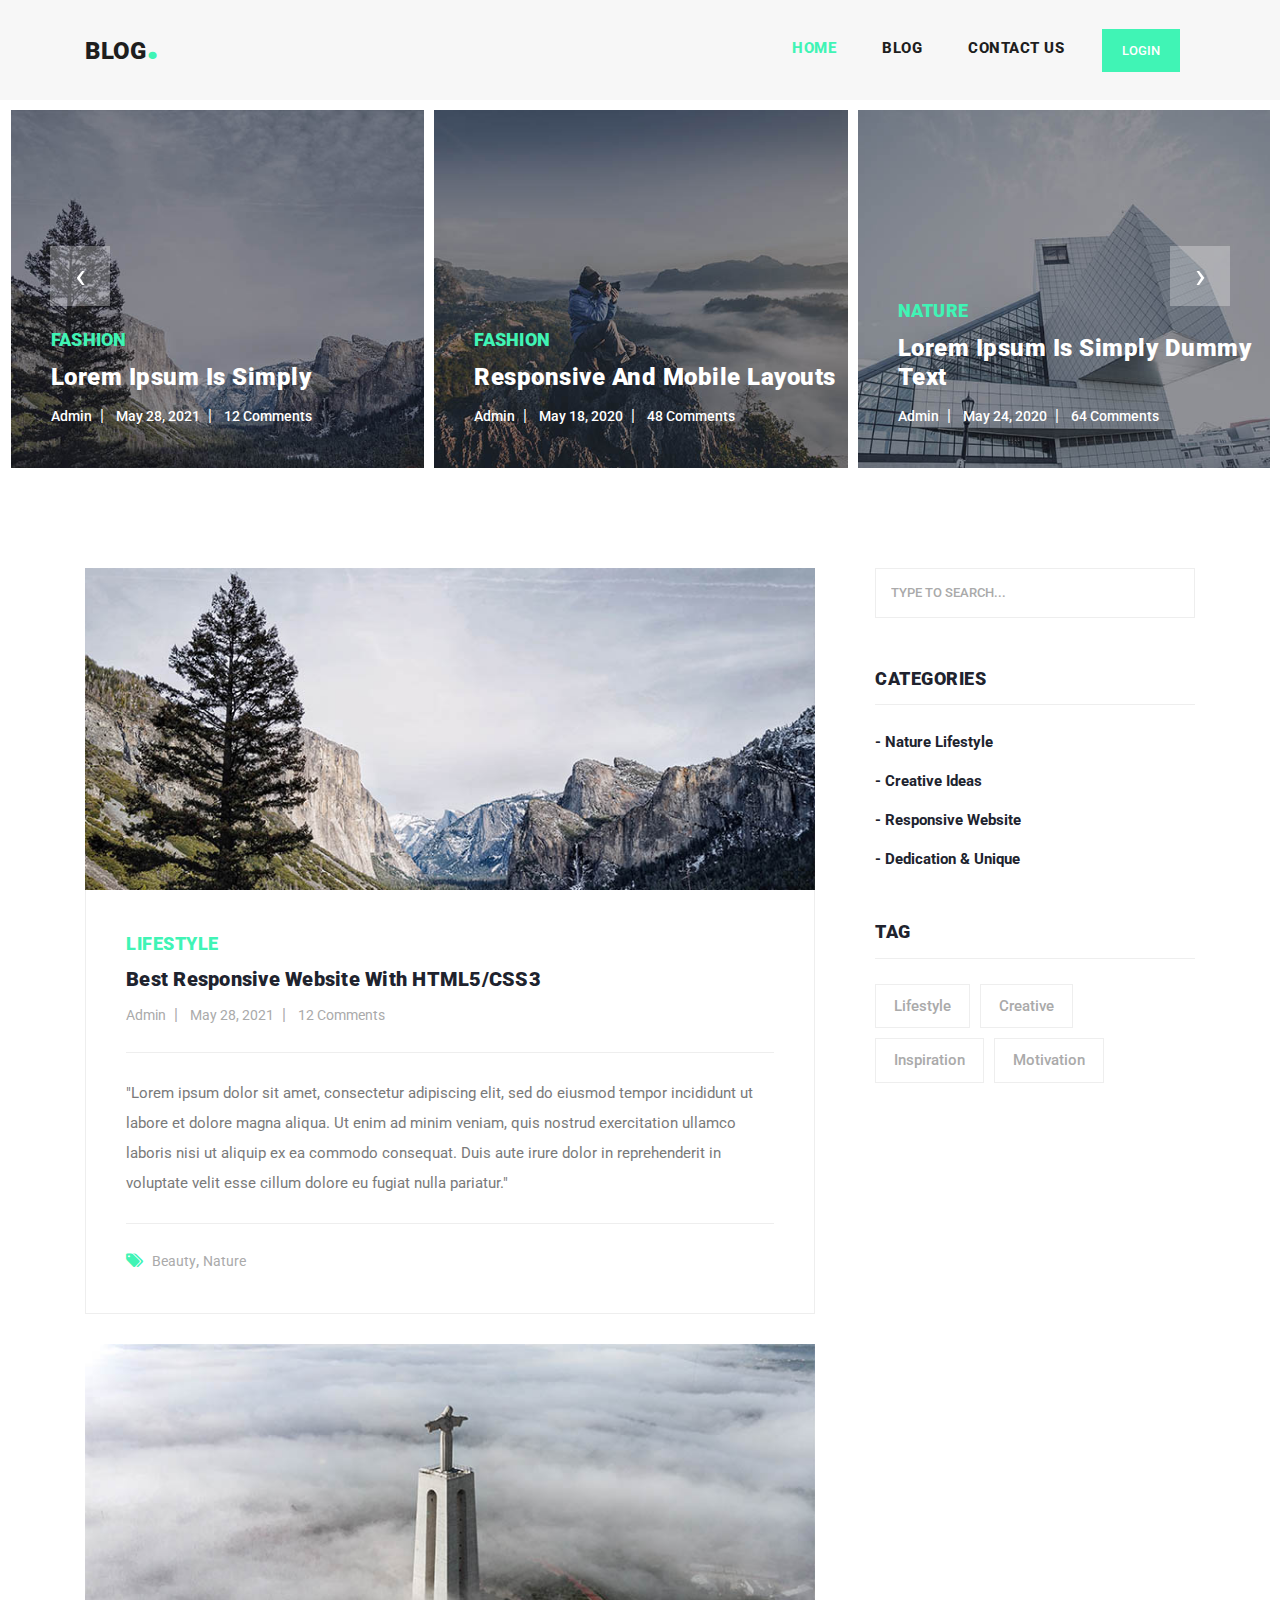
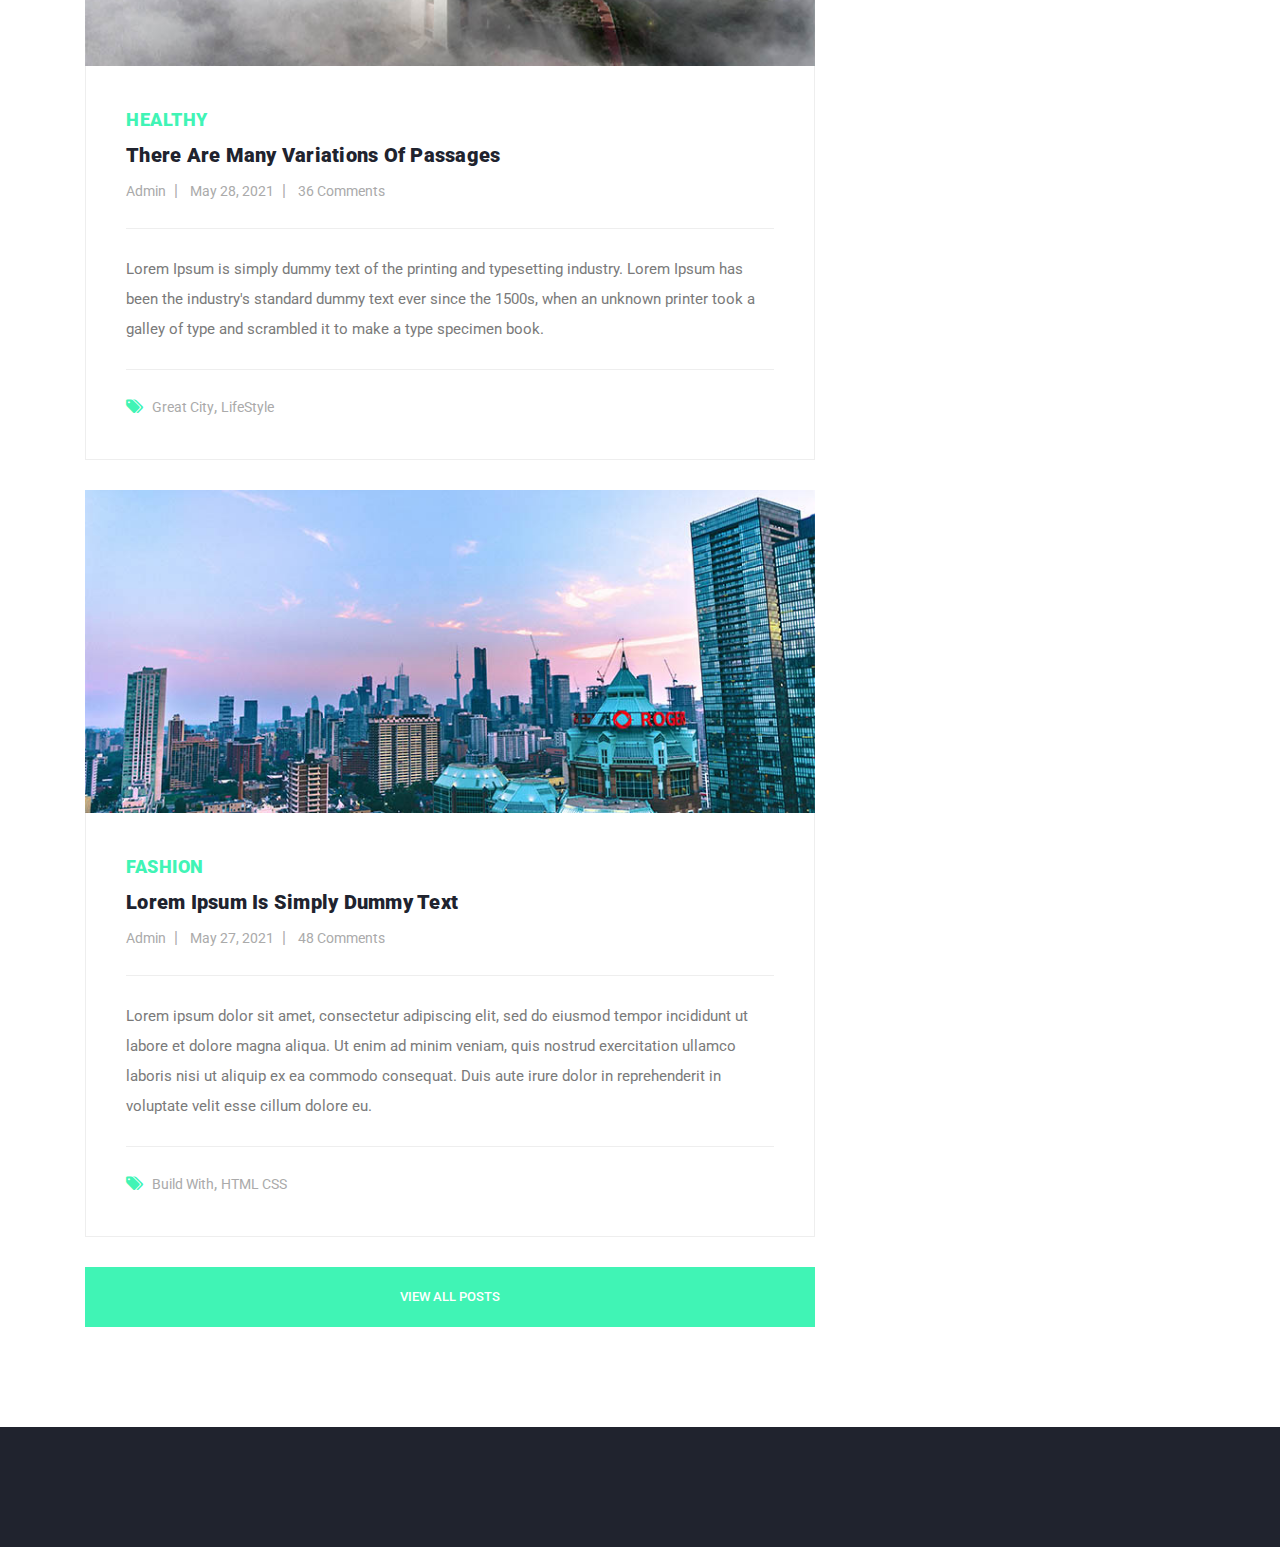
<file: index.html>
<!DOCTYPE html>
<html lang="en">

  <head>

    <meta charset="utf-8">
    <meta name="viewport" content="width=device-width, initial-scale=1, shrink-to-fit=no">
    <meta name="description" content="">
    <meta name="author" content="Blog">
    <link href="https://fonts.googleapis.com/css?family=Roboto:100,100i,300,300i,400,400i,500,500i,700,700i,900,900i&display=swap" rel="stylesheet">

    <title>Blog</title>

    <!-- Bootstrap core CSS -->
    <link href="vendor/bootstrap/css/bootstrap.min.css" rel="stylesheet">


    <!-- Additional CSS Files -->
    <link rel="stylesheet" href="assets/css/fontawesome.css">
    <link rel="stylesheet" href="assets/css/template.css">
    <link rel="stylesheet" href="assets/css/owl.css">

  </head>

  <body>

    <!-- Header -->
    <header class="">
      <nav class="navbar navbar-expand-lg">

        <div class="container">
          <a class="navbar-brand" href="index.html"><h2>Blog<em>.</em></h2></a>
          <button class="navbar-toggler" type="button" data-toggle="collapse" data-target="#navbarResponsive"
                      aria-controls="navbarResponsive" aria-expanded="false" aria-label="Toggle navigation">
            <span class="navbar-toggler-icon"></span>
          </button>
          <div class="collapse navbar-collapse" id="navbarResponsive">
            <ul class="navbar-nav ml-auto">

              <li class="nav-item active">
                <a class="nav-link" href="index.html">Home
                  <span class="sr-only">(current)</span>
                </a>
              </li>
              <li class="nav-item">
                <a class="nav-link" href="blog.html">Blog</a>
              </li>
              <li class="nav-item">
                <a class="nav-link" href="contact.html">Contact Us</a>
              </li>
              <li class="nav-item active">
                <div class="main-button">
                  <a rel="nav-link" href="login.html">Login</a>
                </div>
              </li>
            </ul>
          </div>
        </div><!-- container div-->
      </nav>
    </header>

    <!-- Page Content -->
    <!-- Banner Starts Here -->
    <div class="main-banner header-text">
      <div class="container-fluid">
        <div class="owl-banner owl-carousel">
          <div class="item">
            <img src="assets/images/banner-item-01.jpg" alt="">
            <div class="item-content">
              <div class="main-content">
                <div class="meta-category">
                  <span>Fashion</span>
                </div>
                <a href="post-details.html"><h4>Lorem Ipsum is simply</h4></a>
                <ul class="post-info">
                  <li><a href="#">Admin</a></li>
                  <li><a href="#">May 28, 2021</a></li>
                  <li><a href="#">12 Comments</a></li>
                </ul>
              </div>
            </div>
          </div>

          <div class="item">
            <img src="assets/images/banner-item-04.jpg" alt="">
            <div class="item-content">
              <div class="main-content">
                <div class="meta-category">
                  <span>Fashion</span>
                </div>
                <a href="post-details.html"><h4>Responsive and Mobile Layouts</h4></a>
                <ul class="post-info">
                  <li><a href="#">Admin</a></li>
                  <li><a href="#">May 18, 2020</a></li>
                  <li><a href="#">48 Comments</a></li>
                </ul>
              </div>
            </div>
          </div>
          <div class="item">
            <img src="assets/images/banner-item-05.jpg" alt="">
            <div class="item-content">
              <div class="main-content">
                <div class="meta-category">
                  <span>Nature</span>
                </div>
                <a href="post-details.html"><h4>Lorem Ipsum is simply dummy text</h4></a>
                <ul class="post-info">
                  <li><a href="#">Admin</a></li>
                  <li><a href="#">May 24, 2020</a></li>
                  <li><a href="#">64 Comments</a></li>
                </ul>
              </div>
            </div>
          </div>
          <div class="item">
            <img src="assets/images/banner-item-06.jpg" alt="">
            <div class="item-content">
              <div class="main-content">
                <div class="meta-category">
                  <span>Lifestyle</span>
                </div>
                <a href="post-details.html"><h4>The standard chunk of Lorem</h4></a>
                <ul class="post-info">
                  <li><a href="#">Admin</a></li>
                  <li><a href="#">May 26, 2021</a></li>
                  <li><a href="#">72 Comments</a></li>
                </ul>
              </div>
            </div>
          </div>
        </div>
      </div>
    </div>
    <!-- Banner Ends Here -->

    <section class="blog-posts">
      <div class="container">
        <div class="row">
          <div class="col-lg-8">
            <div class="all-blog-posts">
              <div class="row">
                <div class="col-lg-12">
                  <div class="blog-post">
                    <div class="blog-thumb">
                      <img src="assets/images/blog-post-01.jpg" alt="">
                    </div>
                    <div class="down-content">
                      <span>Lifestyle</span>
                      <a href="post-details.html"><h4>Best Responsive Website With HTML5/CSS3</h4></a>
                      <ul class="post-info">
                        <li><a href="#">Admin</a></li>
                        <li><a href="#">May 28, 2021</a></li>
                        <li><a href="#">12 Comments</a></li>
                      </ul>
                      <p>"Lorem ipsum dolor sit amet, consectetur adipiscing elit, sed do eiusmod
                        tempor incididunt ut labore et dolore magna aliqua. Ut enim ad minim veniam,
                        quis nostrud exercitation ullamco laboris nisi ut aliquip ex ea commodo consequat.
                        Duis aute irure dolor in reprehenderit in voluptate velit esse cillum dolore eu
                        fugiat nulla pariatur."</p>
                      <div class="post-options">
                        <div class="row">
                          <div class="col-6">
                            <ul class="post-tags">
                              <li><i class="fa fa-tags"></i></li>
                              <li><a href="#">Beauty</a>,</li>
                              <li><a href="#">Nature</a></li>
                            </ul>
                          </div>
                        </div>
                      </div>
                    </div>
                  </div>
                </div>
                <div class="col-lg-12">
                  <div class="blog-post">
                    <div class="blog-thumb">
                      <img src="assets/images/blog-post-02.jpg" alt="">
                    </div>
                    <div class="down-content">
                      <span>Healthy</span>
                      <a href="post-details.html"><h4>There are many variations of passages</h4></a>
                      <ul class="post-info">
                        <li><a href="#">Admin</a></li>
                        <li><a href="#">May 28, 2021</a></li>
                        <li><a href="#">36 Comments</a></li>
                      </ul>
                      <p>Lorem Ipsum is simply dummy text of the printing and typesetting industry.
                         Lorem Ipsum has been the industry's standard dummy text ever since the 1500s,
                          when an unknown printer took a galley of type and scrambled it to make a type
                           specimen book.</p>
                      <div class="post-options">
                        <div class="row">
                          <div class="col-6">
                            <ul class="post-tags">
                              <li><i class="fa fa-tags"></i></li>
                              <li><a href="#">Great City</a>,</li>
                              <li><a href="#">LifeStyle</a></li>
                            </ul>
                          </div>
                        </div>
                      </div>
                    </div>
                  </div>
                </div>
                <div class="col-lg-12">
                  <div class="blog-post">
                    <div class="blog-thumb">
                      <img src="assets/images/blog-post-03.jpg" alt="">
                    </div>
                    <div class="down-content">
                      <span>Fashion</span>
                      <a href="post-details.html"><h4>Lorem Ipsum is simply dummy text</h4></a>
                      <ul class="post-info">
                        <li><a href="#">Admin</a></li>
                        <li><a href="#">May 27, 2021</a></li>
                        <li><a href="#">48 Comments</a></li>
                      </ul>
                      <p>Lorem ipsum dolor sit amet, consectetur adipiscing elit, sed do eiusmod tempor
                        incididunt ut labore et dolore magna aliqua. Ut enim ad minim veniam, quis nostrud
                         exercitation ullamco laboris nisi ut aliquip ex ea commodo consequat. Duis aute
                         irure dolor in reprehenderit in voluptate velit esse cillum dolore eu.</p>
                      <div class="post-options">
                        <div class="row">
                          <div class="col-6">
                            <ul class="post-tags">
                              <li><i class="fa fa-tags"></i></li>
                              <li><a href="#">Build With</a>,</li>
                              <li><a href="#">HTML CSS</a></li>
                            </ul>
                          </div>
                        </div>
                      </div>
                    </div>
                  </div>
                </div>
                <div class="col-lg-12">
                  <div class="main-button">
                    <a href="blog.html">View All Posts</a>
                  </div>
                </div>

              </div>
            </div>
          </div>
          <div class="col-lg-4">
            <div class="sidebar">
              <div class="row">
                <div class="col-lg-12">
                  <div class="sidebar-item search">
                    <form id="search_form" name="gs" method="GET" action="#">
                      <input type="text" name="q" class="searchText" placeholder="type to search..."
                              autocomplete="on">
                    </form>
                  </div>
                </div>

                <div class="col-lg-12">
                  <div class="sidebar-item categories">
                    <div class="sidebar-heading">
                      <h2>Categories</h2>
                    </div>
                    <div class="content">
                      <ul>
                        <li><a href="#">- Nature Lifestyle</a></li>
                        <li><a href="#">- Creative Ideas</a></li>
                        <li><a href="#">- Responsive Website</a></li>
                        <li><a href="#">- Dedication &amp; Unique</a></li>
                      </ul>
                    </div>
                  </div>
                </div>
                <div class="col-lg-12">
                  <div class="sidebar-item tags">
                    <div class="sidebar-heading">
                      <h2>Tag</h2>
                    </div>
                    <div class="content">
                      <ul>
                        <li><a href="#">Lifestyle</a></li>
                        <li><a href="#">Creative</a></li>
                        <li><a href="#">Inspiration</a></li>
                        <li><a href="#">Motivation</a></li>
                      </ul>
                    </div>
                  </div>
                </div>
              </div>
            </div>
          </div>
        </div>
      </div>
    </section>


    <footer>
      <div class="container">
      </div>
    </footer>

    <!-- Bootstrap core JavaScript -->
    <script src="vendor/jquery/jquery.min.js"></script>
    <script src="vendor/bootstrap/js/bootstrap.bundle.min.js"></script>

    <!-- Additional Scripts -->
    <script src="assets/js/custom.js"></script>
    <script src="assets/js/owl.js"></script>
    <script src="assets/js/slick.js"></script>
    <script src="assets/js/isotope.js"></script>
    <script src="assets/js/accordions.js"></script>

    <script language = "text/Javascript">
      cleared[0] = cleared[1] = cleared[2] = 0; //set a cleared flag for each field
      function clearField(t){                   //declaring the array outside of the
      if(! cleared[t.id]){                      // function makes it static and global
          cleared[t.id] = 1;  // you could use true and false, but that's more typing
          t.value='';         // with more chance of typos
          t.style.color='#fff';
          }
      }
    </script>

  </body>
</html>
</file>
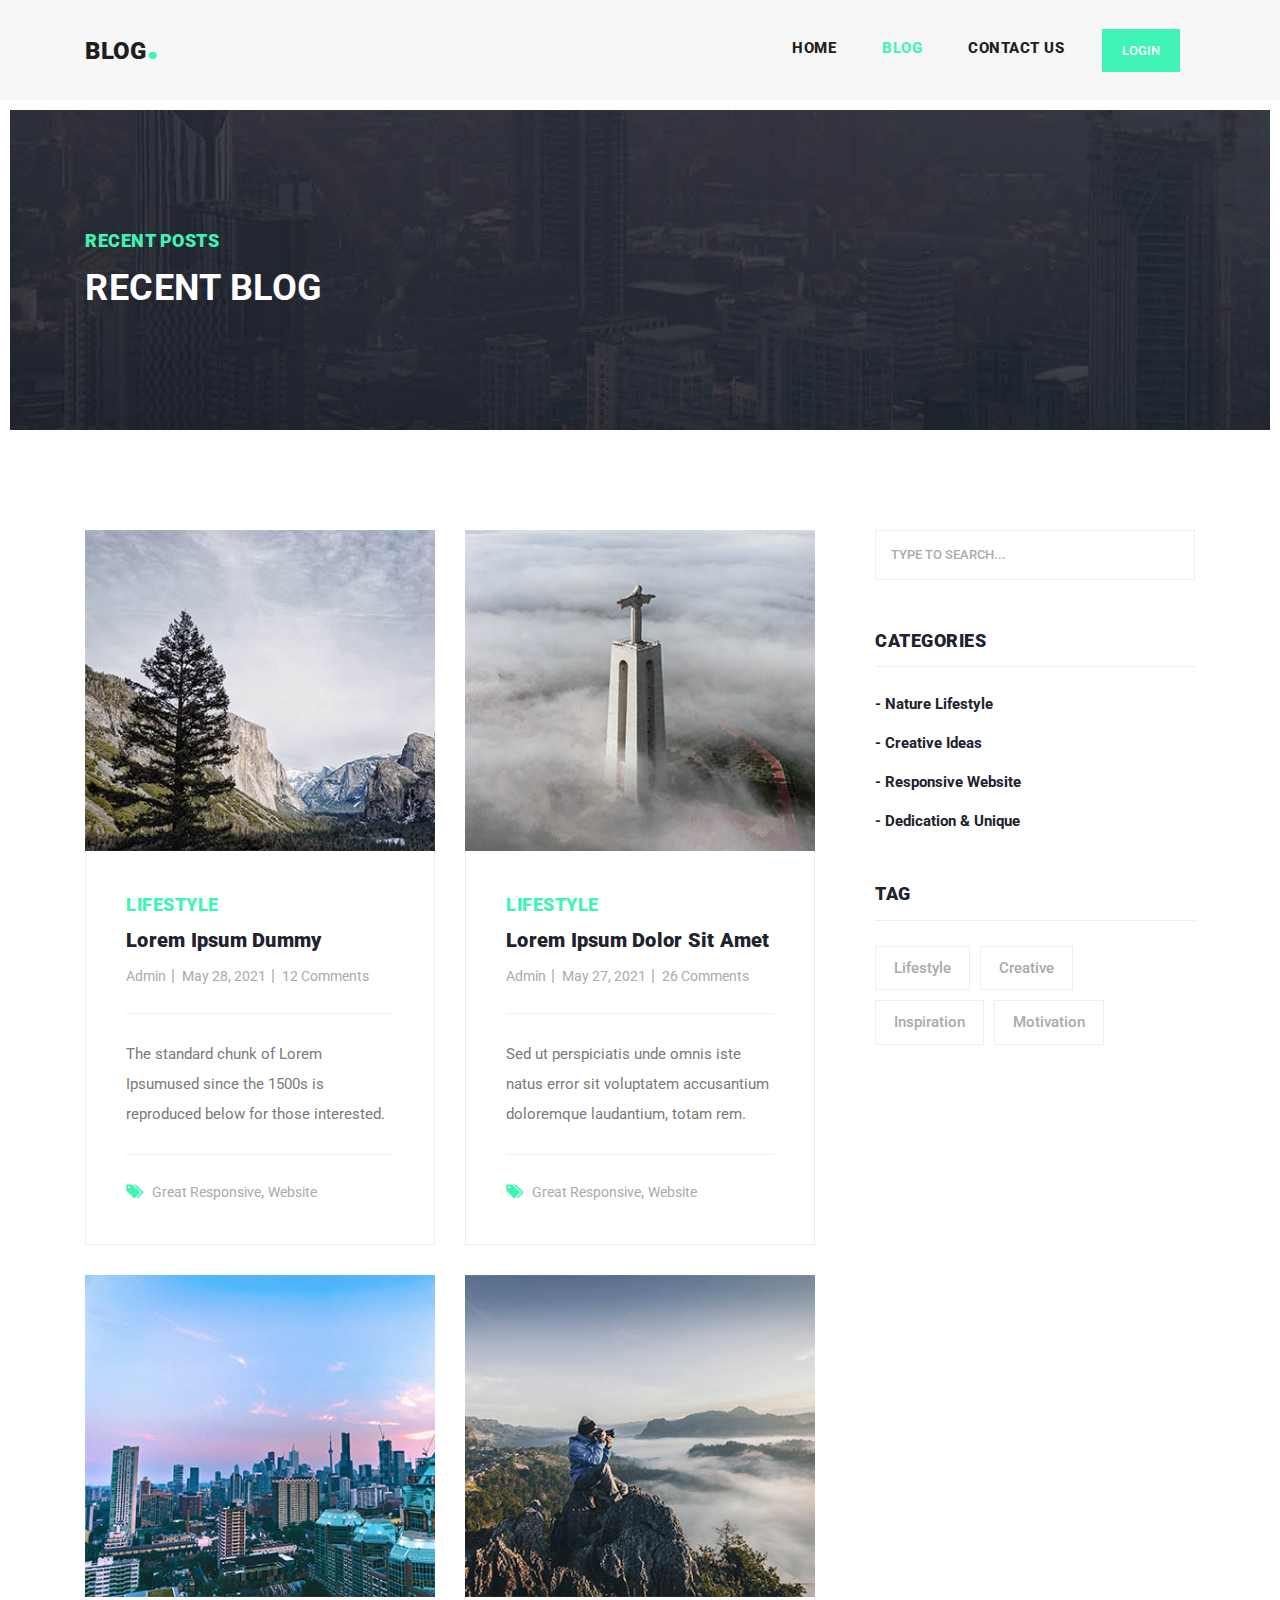
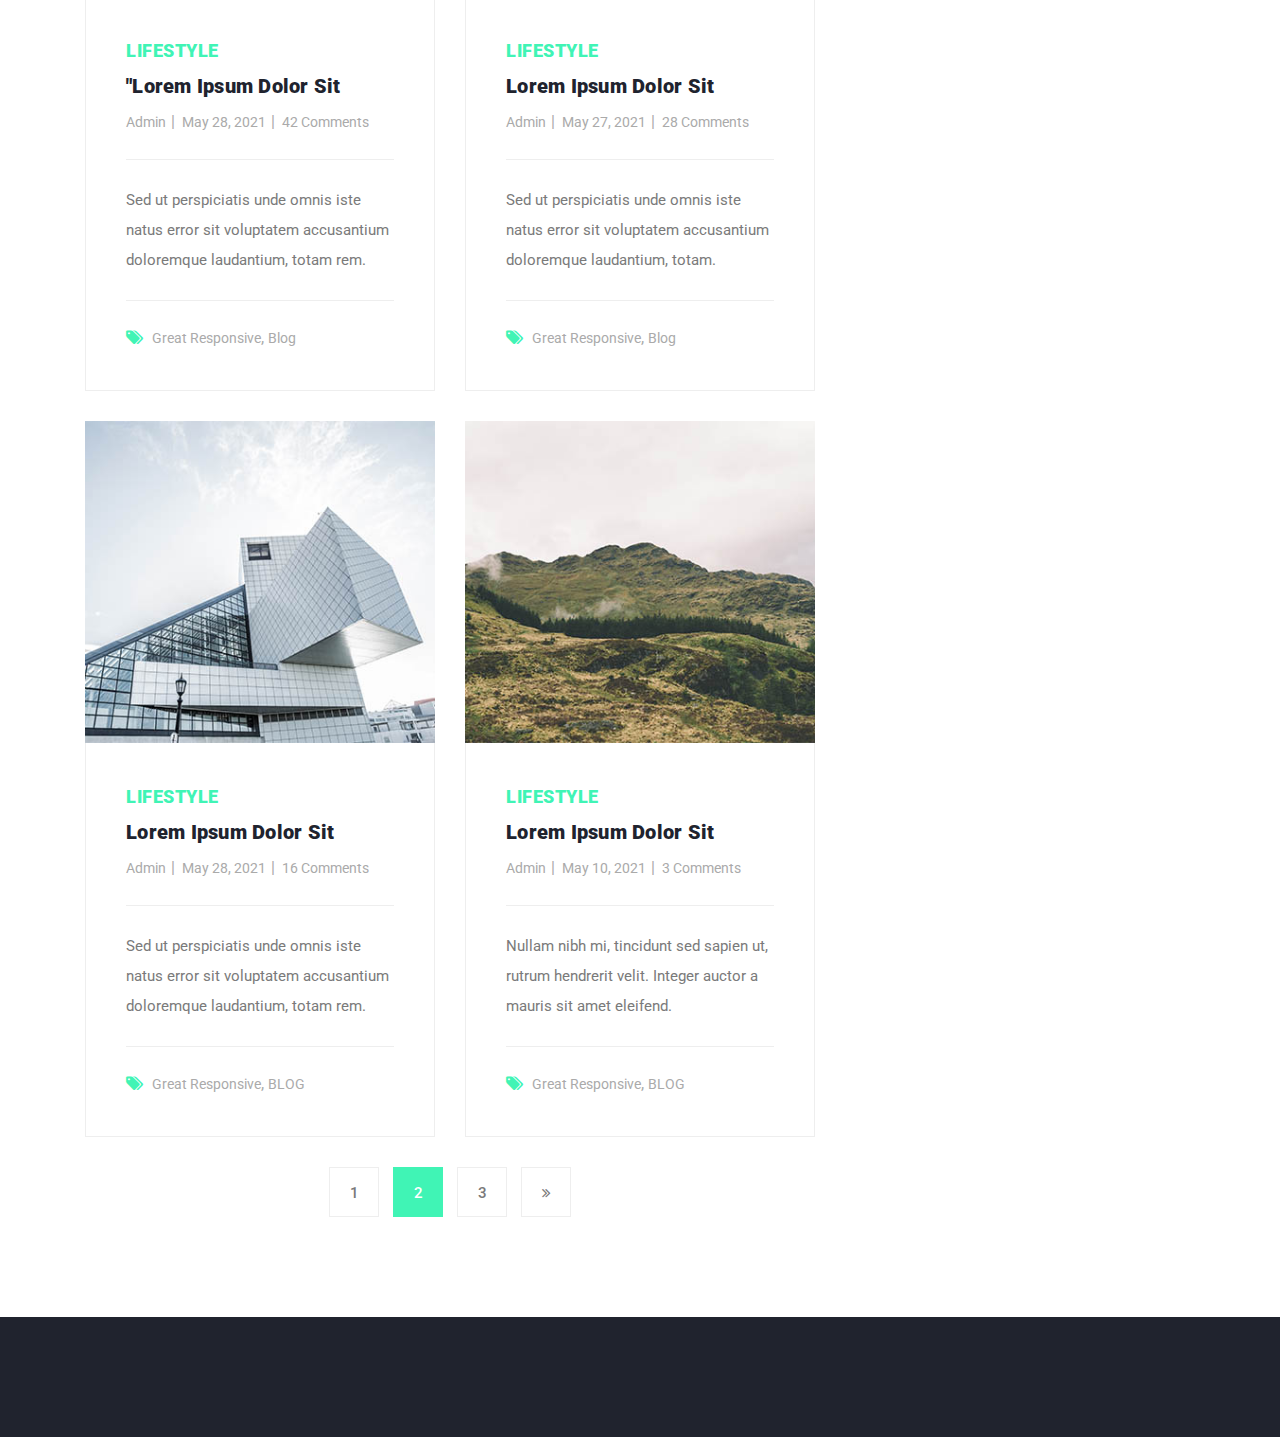
<file: blog.html>
<!DOCTYPE html>
<html lang="en">

  <head>

    <meta charset="utf-8">
    <meta name="viewport" content="width=device-width, initial-scale=1, shrink-to-fit=no">
    <meta name="description" content="">
    <meta name="author" content="">
    <link href="https://fonts.googleapis.com/css?family=Roboto:100,100i,300,300i,400,400i,500,500i,700,700i,900,900i&display=swap" rel="stylesheet">

    <title>Blog Posts</title>

    <!-- Bootstrap core CSS -->
    <link href="vendor/bootstrap/css/bootstrap.min.css" rel="stylesheet">


    <!-- Additional CSS Files -->
    <link rel="stylesheet" href="assets/css/fontawesome.css">
    <link rel="stylesheet" href="assets/css/template.css">
    <link rel="stylesheet" href="assets/css/owl.css">

  </head>

  <body>

    <!-- Header -->
    <header class="">
      <nav class="navbar navbar-expand-lg">
        <div class="container">
          <a class="navbar-brand" href="index.html"><h2>Blog<em>.</em></h2></a>
          <button class="navbar-toggler" type="button" data-toggle="collapse" data-target="#navbarResponsive"
                   aria-controls="navbarResponsive" aria-expanded="false" aria-label="Toggle navigation">
            <span class="navbar-toggler-icon"></span>
          </button>
          <div class="collapse navbar-collapse" id="navbarResponsive">
            <ul class="navbar-nav ml-auto">
              <li class="nav-item">
                <a class="nav-link" href="index.html">Home
                  <span class="sr-only">(current)</span>
                </a>
              </li>
              <li class="nav-item active">
                <a class="nav-link" href="blog.html">Blog</a>
              </li>
              <li class="nav-item">
                <a class="nav-link" href="contact.html">Contact Us</a>
              </li>
              <li class="nav-item active">
                <div class="main-button">
                  <a rel="nav-link" href="login.html">Login</a>
                </div>
              </li>
            </ul>
          </div>
        </div>
      </nav>
    </header>

    <!-- Page Content -->
    <!-- Banner Starts Here -->
    <div class="heading-page header-text">
      <section class="page-heading">
        <div class="container">
          <div class="row">
            <div class="col-lg-12">
              <div class="text-content">
                <h4>Recent Posts</h4>
                <h2>Recent Blog</h2>
              </div>
            </div>
          </div>
        </div>
      </section>
    </div>

    <!-- Banner Ends Here -->

    <section class="blog-posts grid-system">
      <div class="container">
        <div class="row">
          <div class="col-lg-8">
            <div class="all-blog-posts">
              <div class="row">
                <div class="col-lg-6">
                  <div class="blog-post">
                    <div class="blog-thumb">
                      <img src="assets/images/blog-thumb-01.jpg" alt="">
                    </div>
                    <div class="down-content">
                      <span>Lifestyle</span>
                      <a href="post-details.html"><h4>Lorem Ipsum dummy</h4></a>
                      <ul class="post-info">
                        <li><a href="#">Admin</a></li>
                        <li><a href="#">May 28, 2021</a></li>
                        <li><a href="#">12 Comments</a></li>
                      </ul>
                      <p>The standard chunk of Lorem Ipsumused since the 1500s is reproduced below for those interested.</p>
                      <div class="post-options">
                        <div class="row">
                          <div class="col-lg-12">
                            <ul class="post-tags">
                              <li><i class="fa fa-tags"></i></li>
                              <li><a href="#">Great Responsive</a>,</li>
                              <li><a href="#">Website</a></li>
                            </ul>
                          </div>
                        </div>
                      </div>
                    </div>
                  </div>
                </div>
                <div class="col-lg-6">
                  <div class="blog-post">
                    <div class="blog-thumb">
                      <img src="assets/images/blog-thumb-02.jpg" alt="">
                    </div>
                    <div class="down-content">
                      <span>Lifestyle</span>
                      <a href="post-details.html"><h4>Lorem ipsum dolor sit amet</h4></a>
                      <ul class="post-info">
                        <li><a href="#">Admin</a></li>
                        <li><a href="#">May 27, 2021</a></li>
                        <li><a href="#">26 Comments</a></li>
                      </ul>
                      <p>Sed ut perspiciatis unde omnis iste natus error sit voluptatem accusantium doloremque laudantium, totam rem.</p>
                      <div class="post-options">
                        <div class="row">
                          <div class="col-lg-12">
                            <ul class="post-tags">
                              <li><i class="fa fa-tags"></i></li>
                              <li><a href="#">Great Responsive</a>,</li>
                              <li><a href="#">Website</a></li>
                            </ul>
                          </div>
                        </div>
                      </div>
                    </div>
                  </div>
                </div>
                <div class="col-lg-6">
                  <div class="blog-post">
                    <div class="blog-thumb">
                      <img src="assets/images/blog-thumb-03.jpg" alt="">
                    </div>
                    <div class="down-content">
                      <span>Lifestyle</span>
                      <a href="post-details.html"><h4>"Lorem ipsum dolor sit</h4></a>
                      <ul class="post-info">
                        <li><a href="#">Admin</a></li>
                        <li><a href="#">May 28, 2021</a></li>
                        <li><a href="#">42 Comments</a></li>
                      </ul>
                      <p>Sed ut perspiciatis unde omnis iste natus error sit voluptatem accusantium doloremque laudantium, totam rem.</p>
                      <div class="post-options">
                        <div class="row">
                          <div class="col-lg-12">
                            <ul class="post-tags">
                              <li><i class="fa fa-tags"></i></li>
                              <li><a href="#">Great Responsive</a>,</li>
                              <li><a href="#">Blog
                          </div>
                        </div>
                      </div>
                    </div>
                  </div>
                </div>
                <div class="col-lg-6">
                  <div class="blog-post">
                    <div class="blog-thumb">
                      <img src="assets/images/blog-thumb-04.jpg" alt="">
                    </div>
                    <div class="down-content">
                      <span>Lifestyle</span>
                      <a href="post-details.html"><h4>Lorem ipsum dolor sit</h4></a>
                      <ul class="post-info">
                        <li><a href="#">Admin</a></li>
                        <li><a href="#">May 27, 2021</a></li>
                        <li><a href="#">28 Comments</a></li>
                      </ul>
                      <p>Sed ut perspiciatis unde omnis iste natus error sit voluptatem accusantium doloremque laudantium, totam.</p>
                      <div class="post-options">
                        <div class="row">
                          <div class="col-lg-12">
                            <ul class="post-tags">
                              <li><i class="fa fa-tags"></i></li>
                              <li><a href="#">Great Responsive</a>,</li>
                              <li><a href="#">Blog</li>
                            </ul>
                          </div>
                        </div>
                      </div>
                    </div>
                  </div>
                </div>
                <div class="col-lg-6">
                  <div class="blog-post">
                    <div class="blog-thumb">
                      <img src="assets/images/blog-thumb-05.jpg" alt="">
                    </div>
                    <div class="down-content">
                      <span>Lifestyle</span>
                      <a href="post-details.html"><h4>Lorem Ipsum Dolor Sit</h4></a>
                      <ul class="post-info">
                        <li><a href="#">Admin</a></li>
                        <li><a href="#">May 28, 2021</a></li>
                        <li><a href="#">16 Comments</a></li>
                      </ul>
                      <p>Sed ut perspiciatis unde omnis iste natus error sit voluptatem accusantium doloremque laudantium, totam rem.</p>
                      <div class="post-options">
                        <div class="row">
                          <div class="col-lg-12">
                            <ul class="post-tags">
                              <li><i class="fa fa-tags"></i></li>
                              <li><a href="#">Great Responsive</a>,</li>
                              <li><a href="#">BLOG</a></li>
                            </ul>
                          </div>
                        </div>
                      </div>
                    </div>
                  </div>
                </div>
                <div class="col-lg-6">
                  <div class="blog-post">
                    <div class="blog-thumb">
                      <img src="assets/images/blog-thumb-06.jpg" alt="">
                    </div>
                    <div class="down-content">
                      <span>Lifestyle</span>
                      <a href="post-details.html"><h4>Lorem Ipsum Dolor Sit</h4></a>
                      <ul class="post-info">
                        <li><a href="#">Admin</a></li>
                        <li><a href="#">May 10, 2021</a></li>
                        <li><a href="#">3 Comments</a></li>
                      </ul>
                      <p>Nullam nibh mi, tincidunt sed sapien ut, rutrum hendrerit velit. Integer auctor a mauris sit amet eleifend.</p>
                      <div class="post-options">
                        <div class="row">
                          <div class="col-lg-12">
                            <ul class="post-tags">
                              <li><i class="fa fa-tags"></i></li>
                              <li><a href="#">Great Responsive</a>,</li>
                              <li><a href="#">BLOG</a></li>
                            </ul>
                          </div>
                        </div>
                      </div>
                    </div>
                  </div>
                </div>
                <div class="col-lg-12">
                  <ul class="page-numbers">
                    <li><a href="#">1</a></li>
                    <li class="active"><a href="#">2</a></li>
                    <li><a href="#">3</a></li>
                    <li><a href="#"><i class="fa fa-angle-double-right"></i></a></li>
                  </ul>
                </div>
              </div>
            </div>
          </div>
          <div class="col-lg-4">
            <div class="sidebar">
              <div class="row">
                <div class="col-lg-12">
                  <div class="sidebar-item search">
                    <form id="search_form" name="gs" method="GET" action="#">
                      <input type="text" name="q" class="searchText" placeholder="type to search..."
                               autocomplete="on">
                    </form>
                  </div>
                </div>
                <div class="col-lg-12">
                  <div class="sidebar-item categories">
                    <div class="sidebar-heading">
                      <h2>Categories</h2>
                    </div>
                    <div class="content">
                      <ul>
                        <li><a href="#">- Nature Lifestyle</a></li>
                        <li><a href="#">- Creative Ideas</a></li>
                        <li><a href="#">- Responsive Website</a></li>
                        <li><a href="#">- Dedication &amp; Unique</a></li>
                      </ul>
                    </div>
                  </div>
                </div>
                <div class="col-lg-12">
                  <div class="sidebar-item tags">
                    <div class="sidebar-heading">
                      <h2>Tag</h2>
                    </div>
                    <div class="content">
                      <ul>
                        <li><a href="#">Lifestyle</a></li>
                        <li><a href="#">Creative</a></li>
                        <li><a href="#">Inspiration</a></li>
                        <li><a href="#">Motivation</a></li>
                      </ul>
                    </div>
                  </div>
                </div>
              </div>
            </div>
          </div>
        </div>
      </div>
    </section>


    <footer>
      <div class="container">
      </div>
    </footer>


    <!-- Bootstrap core JavaScript -->
    <script src="vendor/jquery/jquery.min.js"></script>
    <script src="vendor/bootstrap/js/bootstrap.bundle.min.js"></script>

    <!-- Additional Scripts -->
    <script src="assets/js/custom.js"></script>
    <script src="assets/js/owl.js"></script>
    <script src="assets/js/slick.js"></script>
    <script src="assets/js/isotope.js"></script>
    <script src="assets/js/accordions.js"></script>

    <script language = "text/Javascript">
      cleared[0] = cleared[1] = cleared[2] = 0; //set a cleared flag for each field
      function clearField(t){                   //declaring the array outside of the
      if(! cleared[t.id]){                      // function makes it static and global
          cleared[t.id] = 1;  // you could use true and false, but that's more typing
          t.value='';         // with more chance of typos
          t.style.color='#fff';
          }
      }
    </script>

  </body>
</html>
</file>
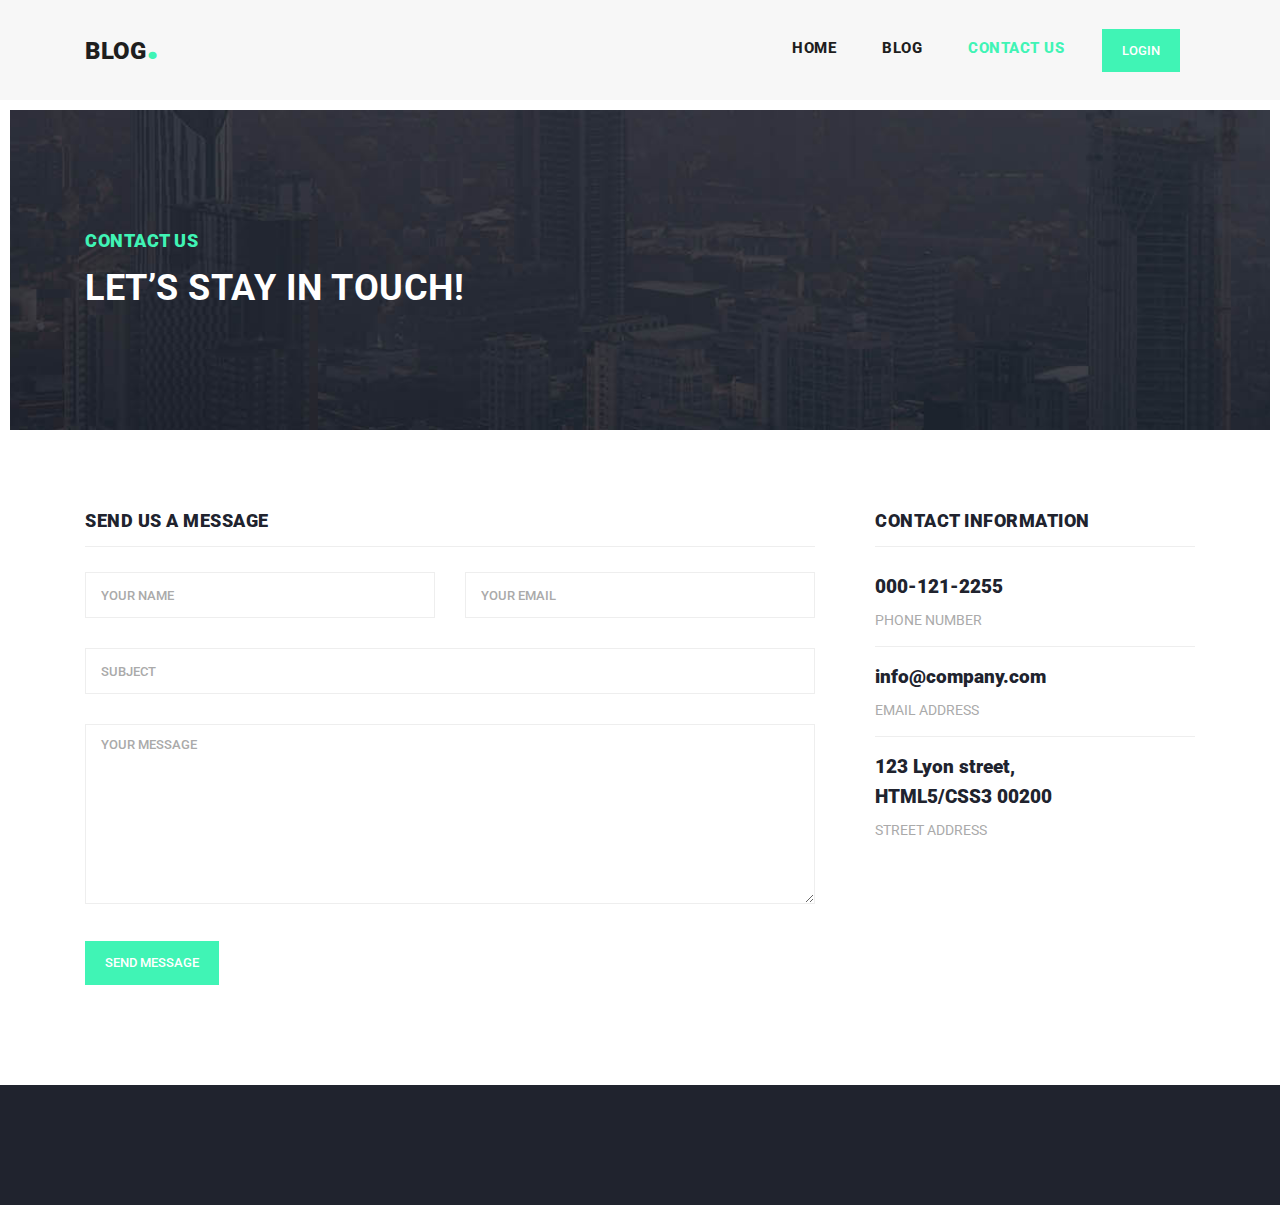
<file: contact.html>
<!DOCTYPE html>
<html lang="en">

  <head>

    <meta charset="utf-8">
    <meta name="viewport" content="width=device-width, initial-scale=1, shrink-to-fit=no">
    <meta name="description" content="">
    <meta name="author" content="">
    <link href="https://fonts.googleapis.com/css?family=Roboto:100,100i,300,300i,400,400i,500,500i,700,700i,900,900i&display=swap" rel="stylesheet">

    <title>Contact Page</title>

    <!-- Bootstrap core CSS -->
    <link href="vendor/bootstrap/css/bootstrap.min.css" rel="stylesheet">


    <!-- Additional CSS Files -->
    <link rel="stylesheet" href="assets/css/fontawesome.css">
    <link rel="stylesheet" href="assets/css/template.css">
    <link rel="stylesheet" href="assets/css/owl.css">

  </head>

  <body>

    <!-- Header -->
    <header class="">
      <nav class="navbar navbar-expand-lg">
        <div class="container">
          <a class="navbar-brand" href="index.html"><h2>Blog<em>.</em></h2></a>
          <button class="navbar-toggler" type="button" data-toggle="collapse"
                data-target="#navbarResponsive" aria-controls="navbarResponsive" aria-expanded="false"
                aria-label="Toggle navigation">
            <span class="navbar-toggler-icon"></span>
          </button>
          <div class="collapse navbar-collapse" id="navbarResponsive">
            <ul class="navbar-nav ml-auto">
              <li class="nav-item">
                <a class="nav-link" href="index.html">Home
                  <span class="sr-only">(current)</span>
                </a>
              </li>
              <li class="nav-item">
                <a class="nav-link" href="blog.html">Blog</a>
              </li>
              <li class="nav-item active">
                <a class="nav-link" href="contact.html">Contact Us</a>
              </li>
              <li class="nav-item active">
                <div class="main-button">
                  <a rel="nav-link" href="login.html" >Login</a>
                </div>
              </li>
            </ul>
          </div>
        </div>
      </nav>
    </header>

    <!-- Page Content -->
    <!-- Banner Starts Here -->
    <div class="heading-page header-text">
      <section class="page-heading">
        <div class="container">
          <div class="row">
            <div class="col-lg-12">
              <div class="text-content">
                <h4>contact us</h4>
                <h2>let’s stay in touch!</h2>
              </div>
            </div>
          </div>
        </div>
      </section>
    </div>

    <!-- Banner Ends Here -->


    <section class="contact-us">
      <div class="container">
        <div class="row">

          <div class="col-lg-12">
            <div class="down-contact">
              <div class="row">
                <div class="col-lg-8">
                  <div class="sidebar-item contact-form">
                    <div class="sidebar-heading">
                      <h2>Send us a message</h2>
                    </div>
                    <div class="content">
                      <form id="contact" action="" method="post">
                        <div class="row">
                          <div class="col-md-6 col-sm-12">
                            <fieldset>
                              <input name="name" type="text" id="name" placeholder="Your name" required="">
                            </fieldset>
                          </div>
                          <div class="col-md-6 col-sm-12">
                            <fieldset>
                              <input name="email" type="text" id="email" placeholder="Your email" required="">
                            </fieldset>
                          </div>
                          <div class="col-md-12 col-sm-12">
                            <fieldset>
                              <input name="subject" type="text" id="subject" placeholder="Subject">
                            </fieldset>
                          </div>
                          <div class="col-lg-12">
                            <fieldset>
                              <textarea name="message" rows="6" id="message" placeholder="Your Message"
                                    required=""></textarea>
                            </fieldset>
                          </div>
                          <div class="col-lg-12">
                            <fieldset>
                              <button type="submit" id="form-submit" class="main-button">Send Message</button>
                            </fieldset>
                          </div>
                        </div>
                      </form>
                    </div>
                  </div>
                </div>
                <div class="col-lg-4">
                  <div class="sidebar-item contact-information">
                    <div class="sidebar-heading">
                      <h2>contact information</h2>
                    </div>
                    <div class="content">
                      <ul>
                        <li>
                          <h5>000-121-2255</h5>
                          <span>PHONE NUMBER</span>
                        </li>
                        <li>
                          <h5>info@company.com</h5>
                          <span>EMAIL ADDRESS</span>
                        </li>
                        <li>
                          <h5>123 Lyon street,
                          	<br>HTML5/CSS3 00200</h5>
                          <span>STREET ADDRESS</span>
                        </li>
                      </ul>
                    </div>
                  </div>
                </div>
              </div>
        </div>
      </div>
   </section>

   <footer>
    <div class="container">
   </div>
   </footer>

   <!-- Bootstrap core JavaScript -->
   <script src="vendor/jquery/jquery.min.js"></script>
   <script src="vendor/bootstrap/js/bootstrap.bundle.min.js"></script>

   <!-- Additional Scripts -->
   <script src="assets/js/custom.js"></script>
   <script src="assets/js/owl.js"></script>
   <script src="assets/js/slick.js"></script>
   <script src="assets/js/isotope.js"></script>
   <script src="assets/js/accordions.js"></script>

   <script language = "text/Javascript">
     cleared[0] = cleared[1] = cleared[2] = 0; //set a cleared flag for each field
     function clearField(t){                   //declaring the array outside of the
     if(! cleared[t.id]){                      // function makes it static and global
         cleared[t.id] = 1;  // you could use true and false, but that's more typing
         t.value='';         // with more chance of typos
         t.style.color='#fff';
         }
     }
   </script>
   
  </body>
</html>
</file>
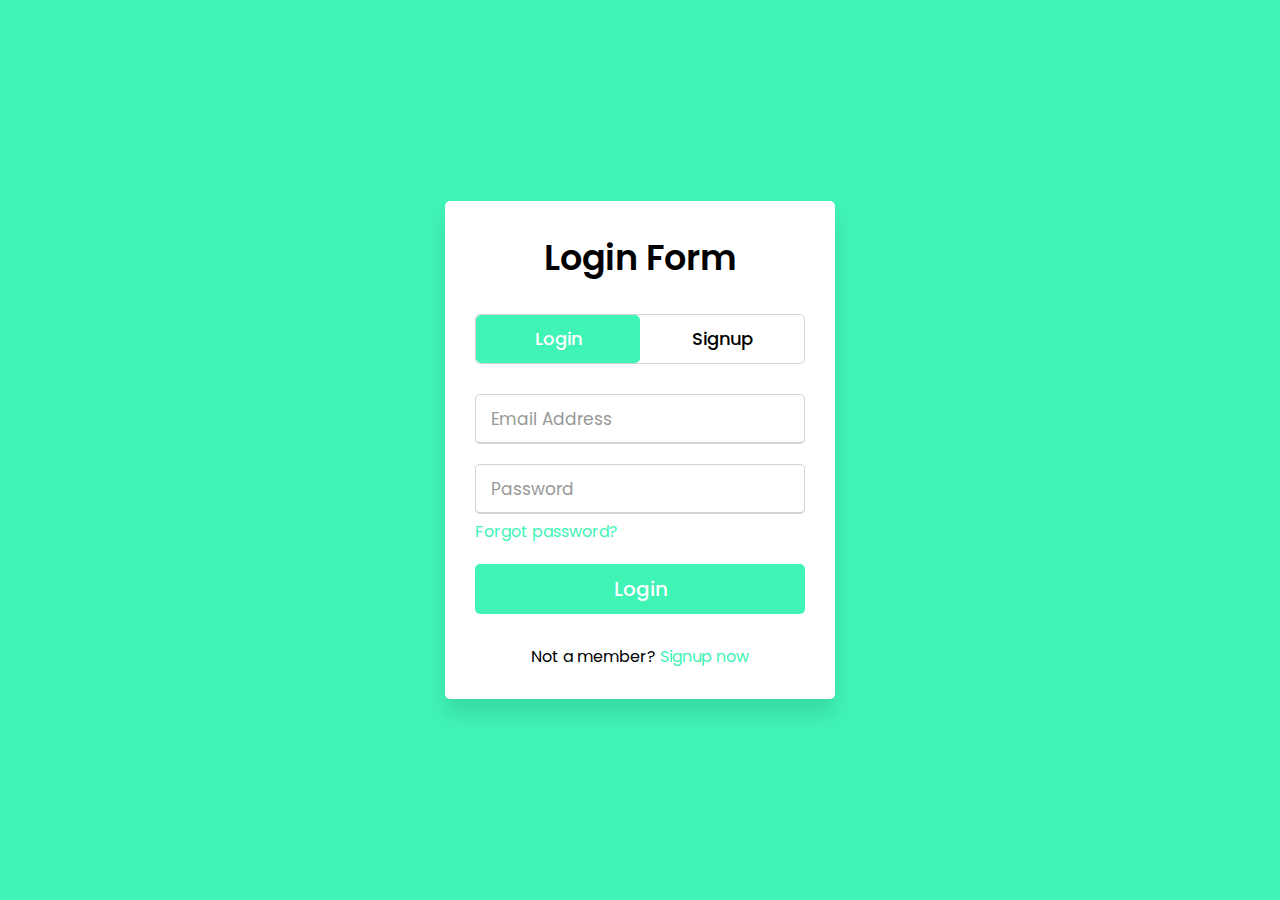
<file: login.html>
<!DOCTYPE html>
<!-- Created By CodingNepal -->
<html lang="en" dir="ltr">
   <head>
      <meta charset="utf-8">
      <title>Login and Registration Form in HTML | CodingNepal</title>
      <link rel="stylesheet" href="assets/css/login.css">
      <meta name="viewport" content="width=device-width, initial-scale=1.0">
   </head>
   <body>
      <div class="wrapper">
         <div class="title-text">
            <div class="title login">
               Login Form
            </div>
            <div class="title signup">
               Signup Form
            </div>
         </div>
         <div class="form-container">
            <div class="slide-controls">
               <input type="radio" name="slide" id="login" checked>
               <input type="radio" name="slide" id="signup">
               <label for="login" class="slide login">Login</label>
               <label for="signup" class="slide signup">Signup</label>
               <div class="slider-tab"></div>
            </div>
            <div class="form-inner">
               <form action="#" class="login">
                  <div class="field">
                     <input type="text" placeholder="Email Address" required>
                  </div>
                  <div class="field">
                     <input type="password" placeholder="Password" required>
                  </div>
                  <div class="pass-link">
                     <a href="#">Forgot password?</a>
                  </div>
                  <div class="field btn">
                     <div class="btn-layer"></div>
                     <input type="submit" value="Login">
                  </div>
                  <div class="signup-link">
                     Not a member? <a href="">Signup now</a>
                  </div>
               </form>
               <form action="#" class="signup">
                  <div class="field">
                     <input type="text" placeholder="Email Address" required>
                  </div>
                  <div class="field">
                     <input type="password" placeholder="Password" required>
                  </div>
                  <div class="field">
                     <input type="password" placeholder="Confirm password" required>
                  </div>
                  <div class="field btn">
                     <div class="btn-layer"></div>
                     <input type="submit" value="Signup">
                  </div>
               </form>
            </div>
         </div>
      </div>
      <script>
         const loginText = document.querySelector(".title-text .login");
         const loginForm = document.querySelector("form.login");
         const loginBtn = document.querySelector("label.login");
         const signupBtn = document.querySelector("label.signup");
         const signupLink = document.querySelector("form .signup-link a");
         signupBtn.onclick = (()=>{
           loginForm.style.marginLeft = "-50%";
           loginText.style.marginLeft = "-50%";
         });
         loginBtn.onclick = (()=>{
           loginForm.style.marginLeft = "0%";
           loginText.style.marginLeft = "0%";
         });
         signupLink.onclick = (()=>{
           signupBtn.click();
           return false;
         });
      </script>
   </body>
</html>
</file>
<file: assets/css/template.css>
/*


*/

body {
  font-family: 'Roboto', sans-serif;
  overflow-x: hidden;
  text-rendering: optimizeLegibility;
  -webkit-font-smoothing: antialiased;
  -moz-osx-font-smoothing: grayscale;
}
p {
	margin-bottom: 0px;
	font-size: 15px;
	font-weight: 400;
	color: #7a7a7a;
	line-height: 30px;
}

a {
	text-decoration: none!important;
}
ul {
	padding: 0;
	margin: 0;
	list-style: none;
}





h1,h2,h3,h4,h5,h6 {
	margin: 0px;
}

.main-button a {
	display: inline-block;
	background-color: #40f4b5;
	color: #fff;
	font-size: 13px;
	font-weight: 500;
	padding: 12px 20px;
	text-transform: uppercase;
	transition: all .3s;
}

.main-button a:hover {
	background-color: #fb9857;
}

.heading-page {
	padding-top: 110px;
}

.page-heading {
	margin: 0px 10px;
	padding: 120px 0px;
	text-align: left;
	background-position: center center;
	background-repeat: no-repeat;
	background-size: cover;
	background-image: url(../images/heading-bg.jpg);
}

.page-heading .text-content h4 {
	color: #40f4b5;
	font-size: 18px;
	text-transform: uppercase;
	font-weight: 900;
	letter-spacing: 0.5px;
	margin-bottom: 15px;
}

.page-heading .text-content h2 {
	color: #fff;
	font-size: 36px;
	font-weight: 700;
	text-transform: uppercase;
	letter-spacing: 0.5px;
}


/* Header Style */
header {
	position: absolute;
	z-index: 99999;
	width: 100%;
	height: 100px;
	background-color: #f7f7f7;
	-webkit-transition: all 0.3s ease-in-out 0s;
    -moz-transition: all 0.3s ease-in-out 0s;
    -o-transition: all 0.3s ease-in-out 0s;
    transition: all 0.3s ease-in-out 0s;
}
header .navbar {
	padding: 25px 0px;
}
.background-header .navbar {
	padding: 17px 0px;
}
.background-header {
	top: 0;
	height: 80px;
	position: fixed;
	box-shadow: 0px 1px 10px rgba(0,0,0,0.1);
}
.background-header .navbar-brand h2 {
	color: #121212!important;
}
.background-header .navbar-nav a.nav-link {
	color: #1e1e1e!important;
}

.background-header .navbar-nav .nav-link:hover,
.background-header .navbar-nav .active>.nav-link,
.background-header .navbar-nav .nav-link.active,
.background-header .navbar-nav .nav-link.show,
.background-header .navbar-nav .show>.nav-link {
	color: #40f4b5!important;
}
.navbar .navbar-brand {
	float: 	left;
	margin-top: -12px;
	outline: none;
}
.navbar .navbar-brand h2 {
	color: #1e1e1e;
	text-transform: uppercase;
	font-size: 24px;
	font-weight: 900;
	-webkit-transition: all .3s ease 0s;
    -moz-transition: all .3s ease 0s;
    -o-transition: all .3s ease 0s;
    transition: all .3s ease 0s;
}

.navbar .navbar-brand h2 em {
	font-size: 44px;
	font-style: normal;
	color: #40f4b5;
}
#navbarResponsive {
	z-index: 999;
}
.navbar-collapse {
	text-align: center;
}
.navbar .navbar-nav .nav-item {
	margin: 0px 15px;
}
.navbar .navbar-nav a.nav-link {
	text-transform: capitalize;
	font-size: 15px;
	font-weight: 800;
	text-transform: uppercase;
	letter-spacing: 0.5px;
	color: #1e1e1e;
	transition: all 0.3s;
}

.navbar .navbar-nav .nav-link:hover,
.navbar .navbar-nav .active>.nav-link,
.navbar .navbar-nav .nav-link.active,
.navbar .navbar-nav .nav-link.show,
.navbar .navbar-nav .show>.nav-link {
	color: #40f4b5;
}
.navbar .navbar-toggler-icon {
	background-image: none;
}
.navbar .navbar-toggler {
	border-color: #fff;
	background-color: #40f4b5;
	height: 46px;
	outline: none;
	border-radius: 0px;
	position: absolute;
	right: 30px;
	top: 25px;
}
.navbar .navbar-toggler-icon:after {
	content: '\f0c9';
	color: #fff;
	font-size: 18px;
	line-height: 30px;
	font-family: 'FontAwesome';
}



/* Banner Style */
.main-banner .container-fluid {
	padding: 0px 10px;
	margin-bottom: -24px;
}
.owl-banner {
	padding-top: 110px;
}

.owl-banner .item {
	position: relative;
}

.owl-banner .item .item-content {
	position: absolute;
	bottom: 40px;
	left: 40px;
}

.owl-banner .item .item-content .meta-category span {
	color: #40f4b5;
	font-size: 18px;
	text-transform: uppercase;
	font-weight: 900;
	letter-spacing: 0.25px;
}

.owl-banner .item .item-content h4 {
	font-size: 24px;
	font-weight: 900;
	color: #fff;
	letter-spacing: 0.5px;
	text-transform: capitalize;
	margin: 10px 0px 12px 0px;
}

.owl-banner .item .item-content ul li {
	display: inline-block;
	margin-right: 8px;
}

.owl-banner .item .item-content ul li:after {
	content: '|';
	color: #fff;
	margin-left: 8px;
}

.owl-banner .item .item-content ul li:last-child::after {
	display: none;
}

.owl-banner .item .item-content ul li a {
	font-size: 14px;
	color: #fff;
	font-weight: 500;
	transition: all .3s;
}

.owl-banner .item .item-content ul li a:hover {
	color: #40f4b5;
}

.owl-banner .owl-nav {
	position: absolute;
	top: 50%;
	width: 100%;
}

.owl-banner .owl-nav .owl-prev {
	position: absolute;
	left: 40px;
}

.owl-banner .owl-nav .owl-next {
	position: absolute;
	right: 40px;
}

.owl-banner .owl-nav button {
	outline: none;
}

.owl-banner .owl-nav button span {
	color: #fff;
	font-size: 36px;
	width: 60px;
	height: 60px;
	display: inline-block;
	text-align: center;
	line-height: 60px;
	background-color: rgba(250,250,250,0.3);
}


/* Call To Action */

.call-to-action {
	margin-top: 100px;
}

.call-to-action .main-content {
	padding: 40px;
	background-image: url(../images/cta-bg.jpg);
	background-position: center center;
	background-repeat: no-repeat;
	background-size: cover;
}

.call-to-action .main-content span {
	color: #40f4b5;
	font-size: 18px;
	font-weight: 900;
	letter-spacing: 0.5px;
}

.call-to-action .main-content h4 {
	margin-bottom: 0px;
	margin-top: 12px;
	color: #fff;
	font-size: 26px;
	font-weight: 900;
	letter-spacing: 0.25px;
}

.call-to-action .main-content .main-button {
	text-align: right;
	margin-top: 12px;
}



/* Blog Posts */

.blog-posts {
	margin-top: 100px;
}

.blog-posts .blog-post {
	margin-bottom: 30px;
}

.blog-posts .blog-thumb img {
	width: 100%;
	overflow: hidden;
}

.blog-posts .down-content {
	padding: 40px;
	border-right: 1px solid #eee;
	border-left: 1px solid #eee;
	border-bottom: 1px solid #eee;
}

.blog-posts .down-content span {
	font-size: 18px;
	text-transform: uppercase;
	letter-spacing: 0.5px;
	font-weight: 900;
	color: #40f4b5;
}

.blog-posts .down-content h4 {
	font-size: 24px;
	text-transform: capitalize;
	letter-spacing: 0.5px;
	font-weight: 900;
	color: #20232e;
	margin: 10px 0px 12px 0px;
}

.blog-posts .down-content ul.post-info li {
	display: inline-block;
	margin-right: 8px;
}

.blog-posts .down-content ul.post-info li:after {
	content: '|';
	color: #aaa;
	margin-left: 8px;
}

.blog-posts .down-content h4 {
	font-size: 20px;
	letter-spacing: 0.25px;
}

.grid-system .down-content ul.post-info li {
	margin-right: 3px;
}

.grid-system .down-content ul.post-info li:after {
	margin-left: 5px;
}

.blog-posts .down-content ul.post-info li:last-child::after {
	display: none;
}

.blog-posts .down-content ul.post-info li a {
	font-size: 14px;
	color: #aaa;
	font-weight: 400;
	transition: all .3s;
}

.blog-posts .down-content ul.post-info li a:hover {
	color: #40f4b5;
}

.blog-posts .down-content p {
	padding: 25px 0px;
	margin: 25px 0px;
	border-top: 1px solid #eee;
	border-bottom: 1px solid #eee;
}

.blog-posts .down-content ul.post-share {
	text-align: right;
}

.blog-posts .down-content ul.post-tags li,
.blog-posts .down-content ul.post-share li {
	display: inline-block;
}

.blog-posts .down-content ul.post-tags li:first-child i,
.blog-posts .down-content ul.post-share li:first-child i {
	color: #40f4b5;
	margin-right: 5px;
}

.blog-posts .down-content ul.post-tags li,
.blog-posts .down-content ul.post-share li {
	color: #aaa;
}

.blog-posts .down-content ul.post-tags li a,
.blog-posts .down-content ul.post-share li a {
	font-size: 14px;
	color: #aaa;
	font-weight: 400;
	transition: all .3s;
}

.blog-posts .down-content ul.post-tags li a:hover,
.blog-posts .down-content ul.post-share li a:hover {
	color: #40f4b5;
}

.blog-posts .main-button a {
	height: 60px;
	line-height: 60px;
	padding: 0px;
	width: 100%;
	text-align: center;
}

ul.page-numbers {
	text-align: center;
}

ul.page-numbers li {
	display: inline-block;
	margin: 0px 5px;
}

ul.page-numbers li a {
	width: 50px;
	height: 50px;
	display: inline-block;
	text-align: center;
	line-height: 50px;
	font-size: 15px;
	color: #7a7a7a;
	border: 1px solid #eee;
	font-weight: 500;
	transition: all 0.3s;
}

ul.page-numbers li.active a {
	background-color: #40f4b5;
	border-color: #40f4b5;
	color: #fff;
}

ul.page-numbers li a:hover {
	color: #40f4b5;
}

.blog-posts .sidebar-heading h2 {
	font-size: 18px;
	text-transform: uppercase;
	font-weight: 900;
	letter-spacing: 0.5px;
	color: #20232e;
	border-bottom: 1px solid #eee;
	padding-bottom: 15px;
	margin-bottom: 25px;
}

.blog-posts .comments {
	margin-top: 30px;
}

.blog-posts .comments ul li {
	display: inline-block;
	margin-bottom: 20px;
	padding-bottom: 20px;
	border-bottom: 1px solid #eee;
}

.blog-posts .comments ul li.replied {
	padding-left: 130px;
}

.blog-posts .comments ul li:last-child {
	margin-bottom: 0px;
	padding-bottom: 0px;
	border-bottom: none;
}

.blog-posts .comments ul li .author-thumb {
	display: inline;
	float: left;
}

.blog-posts .comments ul li .author-thumb img {
	max-width: 100px;
	display: inline;
}

.blog-posts .comments ul li .right-content {
	margin-left: 130px;
}

.blog-posts .comments ul li .right-content h4 {
	color: #20232e;
	font-size: 19px;
	font-weight: 900;
	letter-spacing: 0.5px;
}

.blog-posts .comments ul li .right-content h4 span {
	font-size: 14px;
    color: #aaa;
	font-weight: 400;
	letter-spacing: 0.25px;
	margin-left: 20px;
}

.blog-posts .submit-comment {
	margin-top: 60px;
}

.blog-posts .submit-comment input {
	width: 100%;
	height: 46px;
	border: 1px solid #eee;
	font-size: 13px;
	text-transform: uppercase;
	font-weight: 500;
	color: #7a7a7a;
	outline: none;
	padding: 0px 15px;
	margin-bottom: 30px;
}

.blog-posts .submit-comment textarea {
	width: 100%;
	height: 46px;
	border: 1px solid #eee;
	font-size: 13px;
	text-transform: uppercase;
	font-weight: 500;
	color: #7a7a7a;
	outline: none;
	padding: 10px 15px;
	margin-bottom: 30px;
	height: 180px;
	max-height: 220px;
	max-width: 100%;
	min-width: 160px;
}

.blog-posts .submit-comment input::placeholder,
.blog-posts .submit-comment textarea::placeholder {
	color: #aaa;
}

.blog-posts .submit-comment button {
	display: inline-block;
	background-color: #40f4b5;
	color: #fff;
	font-size: 13px;
	font-weight: 500;
	padding: 12px 20px;
	text-transform: uppercase;
	transition: all .3s;
	border: none;
	outline: none;
}

.blog-posts .submit-comment button:hover {
	background-color: #fb9857;
}

/* Sidebar */

.sidebar {
	margin-left: 30px;
}

.sidebar .sidebar-item {
	margin-top: 50px;
}

.sidebar .search {
	margin-top: 0px;
}

.sidebar .sidebar-heading h2 {
	font-size: 18px;
	text-transform: uppercase;
	font-weight: 900;
	letter-spacing: 0.5px;
	color: #20232e;
	border-bottom: 1px solid #eee;
	padding-bottom: 15px;
	margin-bottom: 25px;
}

.sidebar .search input {
	width: 100%;
	height: 50px;
	border: 1px solid #eee;
	font-size: 13px;
	text-transform: uppercase;
	font-weight: 500;
	color: #7a7a7a;
	outline: none;
	padding: 0px 15px;
}

.sidebar .search input::placeholder {
	color: #aaa;
}

.sidebar .recent-posts ul li {
	margin-bottom: 15px;
	padding-bottom: 15px;
	border-bottom: 1px solid #eee;
}

.sidebar .recent-posts ul li:last-child {
	margin-bottom: 0px;
	padding-bottom: 0px;
	border-bottom: none;
}

.sidebar .recent-posts ul li h5 {
	font-size: 19px;
	font-weight: 900;
	color: #20232e;
	line-height: 30px;
	transition: all 0.3s;
}

.sidebar .recent-posts ul li h5:hover {
	color: #40f4b5;
}

.sidebar .recent-posts ul li span {
	display: block;
	font-size: 14px;
	color: #aaa;
	margin-top: 8px;
}

.sidebar .categories ul li {
	margin-bottom: 15px;
}

.sidebar .categories ul li:last-child {
	margin-bottom: 0px;
}

.sidebar .categories ul li a {
	font-size: 15px;
	font-weight: 700;
	color: #20232e;
	transition: all .3s;
}

.sidebar .categories ul li a:hover {
	color: #40f4b5;
}

.sidebar .tags ul li {
	margin-right: 6px;
	display: inline-block;
}

.sidebar .tags ul li {
	margin-bottom: 10px;
}

.sidebar .tags ul li a {
	font-size: 15px;
	font-weight: 500;
	color: #aaa;
	display: inline-block;
	border: 1px solid #eee;
	padding: 10px 18px;
	transition: all .3s;
}

.sidebar .tags ul li a:hover {
	background-color: #40f4b5;
	border-color: #40f4b5;
	color: #fff;
}


/* Footer */

footer {
	margin-top: 100px;
	text-align: center;
	background-color: #20232e;
	padding: 60px 0px;
}

footer ul.social-icons {
	padding-bottom: 60px;
	margin-bottom: 60px;
	border-bottom: 1px solid rgba(250,250,250,0.15);
}

footer ul.social-icons li {
	display: inline-block;
	margin-right: 30px;
}

footer ul.social-icons li:after {
	content: "|";
	color: #fff;
	margin-left: 30px;
}

footer ul.social-icons li:last-child {
	margin-right: 0px;
}

footer ul.social-icons li:last-child::after {
	display: none;
}

footer ul.social-icons li a {
	font-size: 14px;
	text-transform: uppercase;
	color: #fff;
	font-weight: 500;
	letter-spacing: 0.25px;
	transition: all .3s;
}

footer ul.social-icons li a:hover {
	color: #40f4b5;
}

footer p {
	font-size: 13px;
	text-transform: uppercase;
	color: #fff;
}

footer p a {
	color: #40f4b5;
}

footer p a:hover {
	color: #40f4b5;
}


/* Contact Form */

.contact-us .down-contact,
.contact-us #map {
	margin-top: 80px;
}

.contact-us .sidebar-heading h2 {
	font-size: 18px;
	text-transform: uppercase;
	font-weight: 900;
	letter-spacing: 0.5px;
	color: #20232e;
	border-bottom: 1px solid #eee;
	padding-bottom: 15px;
	margin-bottom: 25px;
}

.contact-us .contact-form input {
	width: 100%;
	height: 46px;
	border: 1px solid #eee;
	font-size: 13px;
	text-transform: uppercase;
	font-weight: 500;
	color: #7a7a7a;
	outline: none;
	padding: 0px 15px;
	margin-bottom: 30px;
}

.contact-us .contact-form textarea {
	width: 100%;
	height: 46px;
	border: 1px solid #eee;
	font-size: 13px;
	text-transform: uppercase;
	font-weight: 500;
	color: #7a7a7a;
	outline: none;
	padding: 10px 15px;
	margin-bottom: 30px;
	height: 180px;
	max-height: 220px;
	max-width: 100%;
	min-width: 160px;
}

.contact-us .contact-form input::placeholder,
.contact-us .contact-form textarea::placeholder {
	color: #aaa;
}

.contact-us .contact-form button {
	display: inline-block;
	background-color: #40f4b5;
	color: #fff;
	font-size: 13px;
	font-weight: 500;
	padding: 12px 20px;
	text-transform: uppercase;
	transition: all .3s;
	border: none;
	outline: none;
}

.contact-us .contact-form button:hover {
	background-color: #fb9857;
}

.contact-us .contact-information {
	margin-left: 30px;
}

.contact-us .contact-information ul li {
	margin-bottom: 15px;
	padding-bottom: 15px;
	border-bottom: 1px solid #eee;
}

.contact-us .contact-information ul li:last-child {
	margin-bottom: 0px;
	padding-bottom: 0px;
	border-bottom: none;
}

.contact-us .contact-information ul li h5 {
	font-size: 19px;
	font-weight: 900;
	color: #20232e;
	line-height: 30px;
}

.contact-us .contact-information ul li span {
	display: block;
	font-size: 14px;
	color: #aaa;
	margin-top: 8px;
}


/* About Us */

.about-us {
	margin-top: 100px;
	text-align: center;
}

.about-us img {
	width: 100%;
	overflow: hidden;
}

.about-us p {
	margin: 40px 0px;
	border-bottom: 1px solid #eee;
	padding-bottom: 40px;
}

.about-us ul li {
	display: inline-block;
	margin: 0px 5px;
}

.about-us ul li a {
	width: 40px;
	height: 40px;
	text-align: center;
	line-height: 40px;
	display: inline-block;
	background-color: #212931;
	color: #fff;
	border-radius: 50%;
	transition: all .3s;
}

.about-us ul li a:hover {
	background-color: #40f4b5;
}


/* Responsive Style */
@media (max-width: 1250px) {
	.owl-banner .owl-nav .owl-prev {
		left: 0px;
	}
	.owl-banner .owl-nav .owl-next {
		right: 0px;
	}
	.owl-banner .owl-nav button span {
		width: 35px;
	}
	.owl-banner .item .item-content .meta-category span {
		font-size: 16px;
	}
	.owl-banner .item .item-content h4 {
		font-size: 20px;
	}
}
@media (max-width: 768px) {
	.owl-banner .owl-nav {
		display: none;
	}
}

@media (max-width: 992px) {
	.navbar .navbar-brand {
		position: absolute;
		left: 30px;
		top: 25px;
	}
	.background-header .navbar-brand,
	.background-header .navbar-toggler {
		top: 15px;
	}
	.navbar .navbar-brand {
		width: auto;
	}
	.navbar:after {
		display: none;
	}
	#navbarResponsive {
	    z-index: 99999;
	    position: absolute;
	    top: 80px;
	    left: 0;
	    width: 100%;
	    text-align: center;
	    background-color: #fff;
	    box-shadow: 0px 10px 10px rgba(0,0,0,0.1);
	}
	.navbar .navbar-nav .nav-item {
		border-bottom: 1px solid #eee;
	}
	.navbar .navbar-nav .nav-item:last-child {
		border-bottom: none;
	}
	.navbar .navbar-nav a.nav-link {
		padding: 15px 0px;
		color: #1e1e1e!important;
	}
	.navbar .navbar-nav .nav-link:hover,
	.navbar .navbar-nav .active>.nav-link,
	.navbar .navbar-nav .nav-link.active,
	.navbar .navbar-nav .nav-link.show,
	.navbar .navbar-nav .show>.nav-link {
		color: #40f4b5!important;
		border-bottom: none!important;
		padding-bottom: 15px;
	}
	.owl-banner .item .item-content .meta-category span {
		font-size: 18px;
	}
	.owl-banner .item .item-content {
		text-align: center;
		width: 80%;
		left: 50%;
		top: 50%;
		bottom: auto;
		transform: translate(-50%,-50%);
	}
	.owl-banner .item .item-content h4 {
		font-size: 24px;
	}
	.call-to-action {
		text-align: center;
	}
	.call-to-action .main-content .main-button {
		text-align: center;
		margin-top: 30px;
	}
	.sidebar {
		margin-left: 0px;
		margin-top: 60px;
		padding-top: 60px;
		border-top: 3px solid #f7f7f7;
	}
	.contact-us .contact-information {
		margin-left: 0px;
		margin-top: 60px;
	}
}
</file>
<file: assets/css/login.css>
@import url('https://fonts.googleapis.com/css?family=Poppins:400,500,600,700&display=swap');
*{
  margin: 0;
  padding: 0;
  box-sizing: border-box;
  font-family: 'Poppins', sans-serif;
}
html,body{
  display: grid;
  height: 100%;
  width: 100%;
  place-items: center;
  background: #40f4b5;
}
::selection{
  background: #40f4b5;
  color: #fff;
}
.wrapper{
  overflow: hidden;
  max-width: 390px;
  background: #fff;
  padding: 30px;
  border-radius: 5px;
  box-shadow: 0px 15px 20px rgba(0,0,0,0.1);
}
.wrapper .title-text{
  display: flex;
  width: 200%;
}
.wrapper .title{
  width: 50%;
  font-size: 35px;
  font-weight: 600;
  text-align: center;
  transition: all 0.6s cubic-bezier(0.68,-0.55,0.265,1.55);
}
.wrapper .slide-controls{
  position: relative;
  display: flex;
  height: 50px;
  width: 100%;
  overflow: hidden;
  margin: 30px 0 10px 0;
  justify-content: space-between;
  border: 1px solid lightgrey;
  border-radius: 5px;
}
.slide-controls .slide{
  height: 100%;
  width: 100%;
  color: #fff;
  font-size: 18px;
  font-weight: 500;
  text-align: center;
  line-height: 48px;
  cursor: pointer;
  z-index: 1;
  transition: all 0.6s ease;
}
.slide-controls label.signup{
  color: #000;
}
.slide-controls .slider-tab{
  position: absolute;
  height: 100%;
  width: 50%;
  left: 0;
  z-index: 0;
  border-radius: 5px;
  background: #40f4b5;
  transition: all 0.6s cubic-bezier(0.68,-0.55,0.265,1.55);
}
input[type="radio"]{
  display: none;
}
#signup:checked ~ .slider-tab{
  left: 50%;
}
#signup:checked ~ label.signup{
  color: #fff;
  cursor: default;
  user-select: none;
}
#signup:checked ~ label.login{
  color: #000;
}
#login:checked ~ label.signup{
  color: #000;
}
#login:checked ~ label.login{
  cursor: default;
  user-select: none;
}
.wrapper .form-container{
  width: 100%;
  overflow: hidden;
}
.form-container .form-inner{
  display: flex;
  width: 200%;
}
.form-container .form-inner form{
  width: 50%;
  transition: all 0.6s cubic-bezier(0.68,-0.55,0.265,1.55);
}
.form-inner form .field{
  height: 50px;
  width: 100%;
  margin-top: 20px;
}
.form-inner form .field input{
  height: 100%;
  width: 100%;
  outline: none;
  padding-left: 15px;
  border-radius: 5px;
  border: 1px solid lightgrey;
  border-bottom-width: 2px;
  font-size: 17px;
  transition: all 0.3s ease;
}
.form-inner form .field input:focus{
  border-color: #fc83bb;
  /* box-shadow: inset 0 0 3px #fb6aae; */
}
.form-inner form .field input::placeholder{
  color: #999;
  transition: all 0.3s ease;
}
form .field input:focus::placeholder{
  color: #b3b3b3;
}
.form-inner form .pass-link{
  margin-top: 5px;
}
.form-inner form .signup-link{
  text-align: center;
  margin-top: 30px;
}
.form-inner form .pass-link a,
.form-inner form .signup-link a{
  color: #40f4b5;
  text-decoration: none;
}
.form-inner form .pass-link a:hover,
.form-inner form .signup-link a:hover{
  text-decoration: underline;
}
form .btn{
  height: 50px;
  width: 100%;
  border-radius: 5px;
  position: relative;
  overflow: hidden;
}
form .btn .btn-layer{
  height: 100%;
  width: 300%;
  position: absolute;
  left: -100%;
  background: #40f4b5;
  border-radius: 5px;
  transition: all 0.4s ease;;
}
form .btn:hover .btn-layer{
  left: 0;
}
form .btn input[type="submit"]{
  height: 100%;
  width: 100%;
  z-index: 1;
  position: relative;
  background: none;
  border: none;
  color: #fff;
  padding-left: 0;
  border-radius: 5px;
  font-size: 20px;
  font-weight: 500;
  cursor: pointer;
}
</file>
